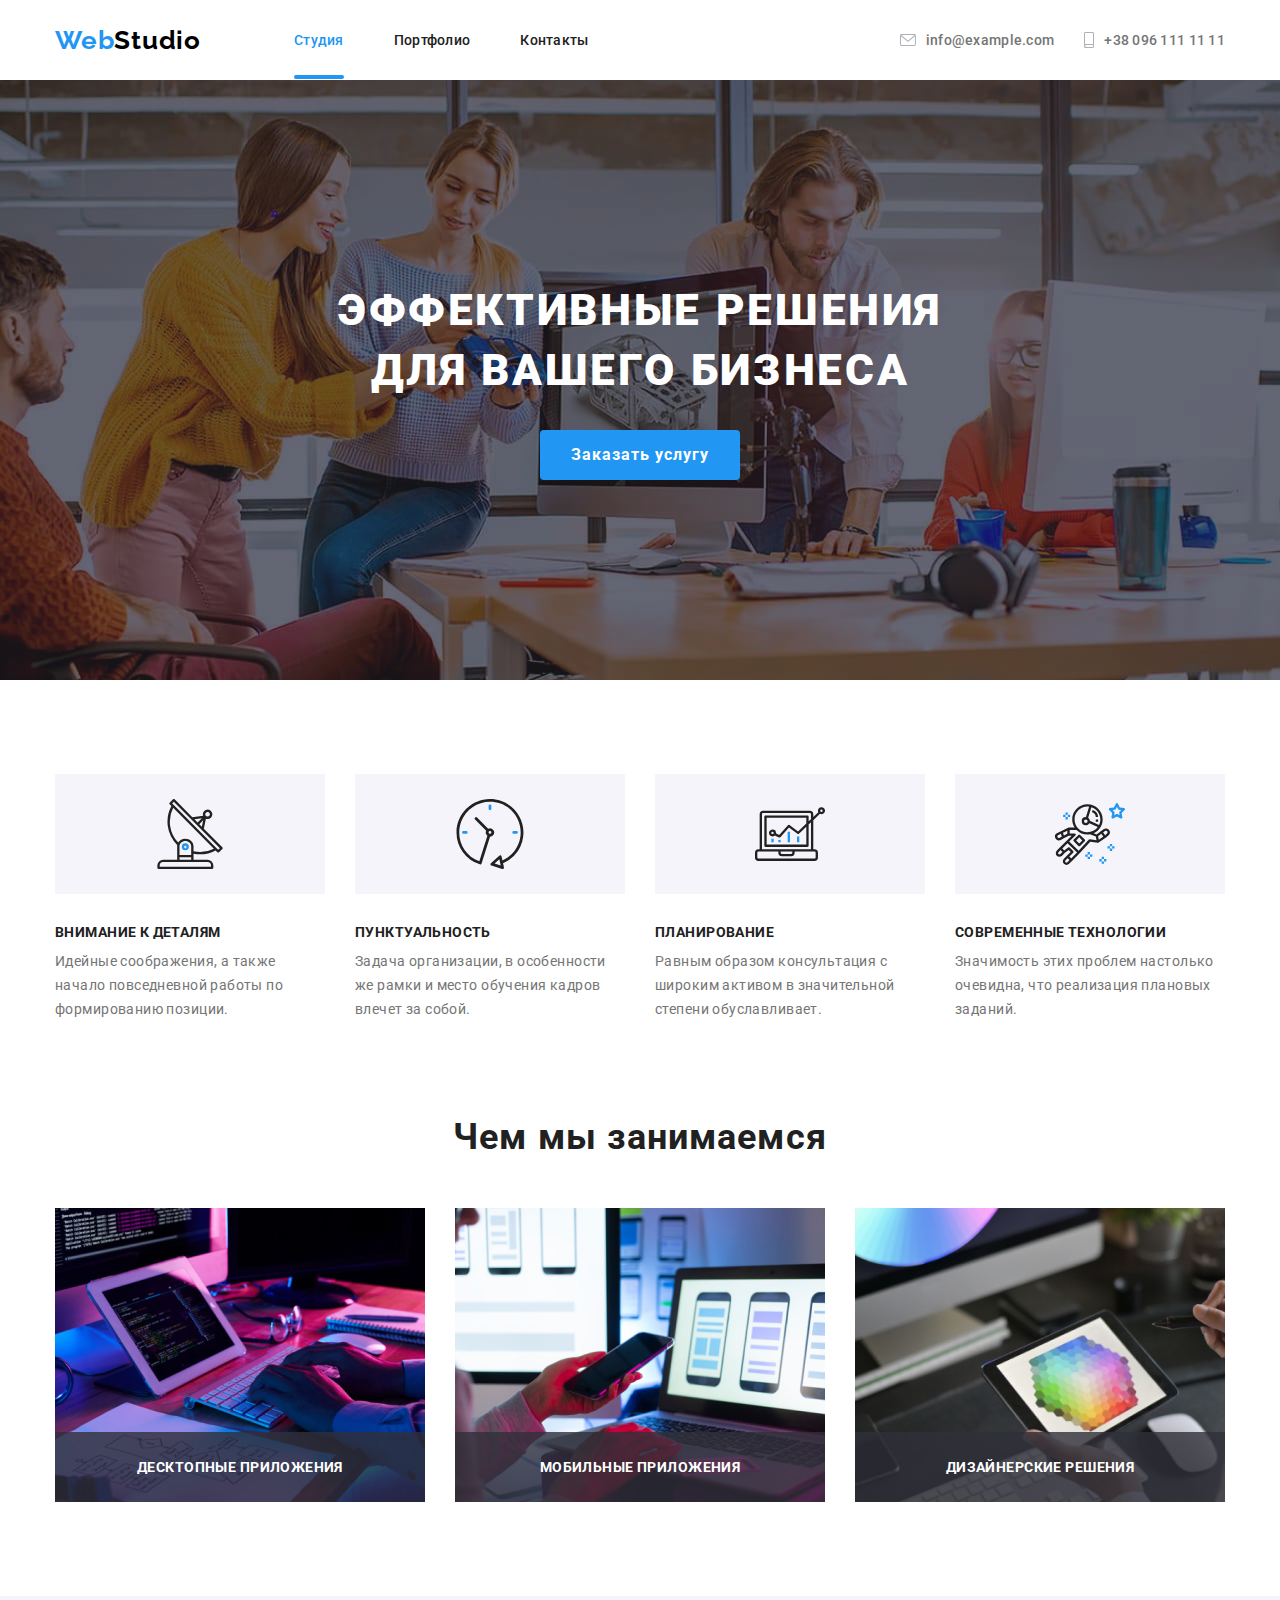
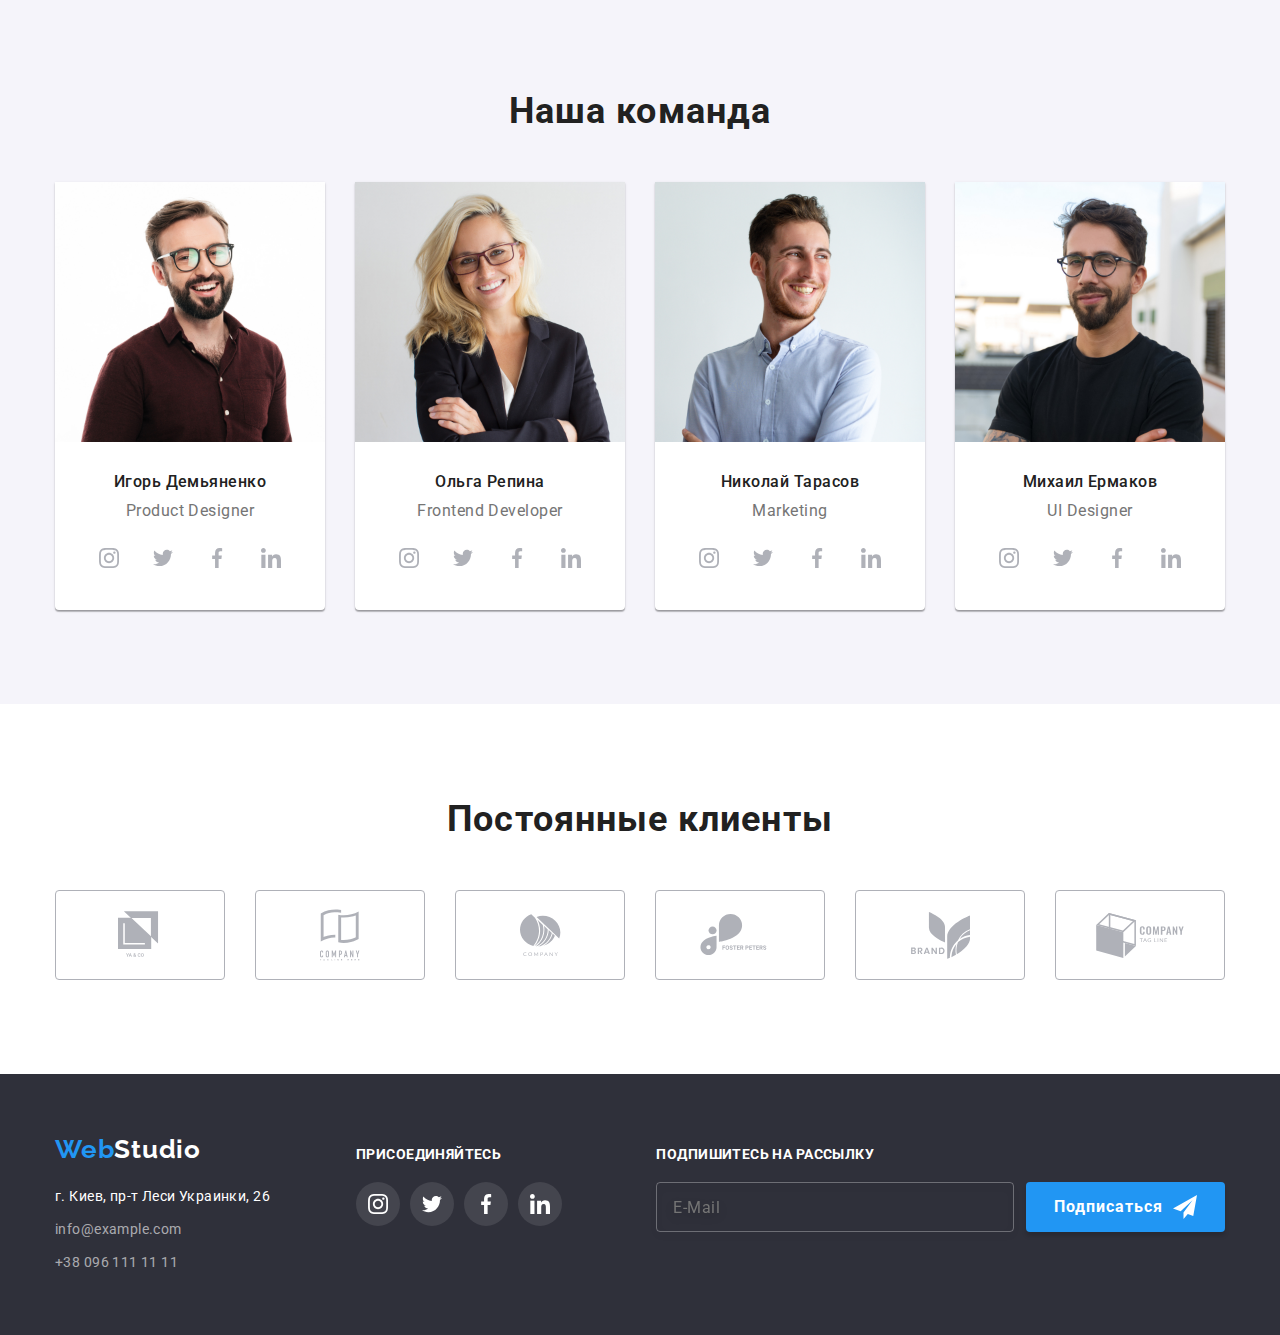
<file: index.html>
<!DOCTYPE html>
<html lang="ru">
<head>
    <meta charset="UTF-8">
    <meta name="viewport" content="width=device-width, initial-scale=1.0">
    <title>WebStudio</title>
    <link rel="stylesheet" href="https://cdnjs.cloudflare.com/ajax/libs/modern-normalize/1.0.0/modern-normalize.css">
    <link href="https://fonts.googleapis.com/css2?family=Raleway:wght@700&family=Roboto:wght@400;500;700;900&display=swap" rel="stylesheet">
    <link rel="stylesheet" href="./css/styles.css">
</head>
<body>

    <!--Header container-->
    <header class="header-container">
        <div class="container">
            <div class="header-wrapper">
                <a class="link" href="./index.html" aria-label="WebStudio">
                    <span class="web">Web<span class="header-studio">Studio</span></span>
                </a>
                 <nav class="nav-container">
                    <ul class="navigation-menu">
                        <li class="item active"><a href="./index.html" class="link active">Студия</a></li>
                        <li class="item"><a href="./portfolio.html" class="link">Портфолио</a></li>
                        <li class="item"><a href="" class="link">Контакты</a></li>
                    </ul>
                 </nav>
                 <ul class="contacts-list">
                     <li class="item">
                        <a href="info@example.com" class="link">
                            <svg width="16" height="12">
                                <use href="./img/svg/sprite.svg#icon-envelope"></use>
                            </svg>info@example.com</a>
                    </li>
                     <li class="item">
                        <a href="tel:+380961111111" class="link">
                            <svg width="10" height="16" style="background-position: center;">
                                <use href="./img/svg/sprite.svg#icon-smartphone"></use>
                            </svg>+38 096 111 11 11</a>
                    </li>
                 </ul>
            </div>
        </div>
    </header>

    <main>
        <!--section-1 container-->
            <section class="section-1">
                <div class="container">
                    <h1 class="title">Эффективные решения <br> для вашего бизнеса</h1>
                    <button class="main-button" data-modal-open>Заказать услугу</button>
                    <!--modal with backdrop-->
                    <div class="backdrop is-hidden" data-modal>
                        <div class="modal">
                            <button data-modal-close class="close-modal-button">
                                <svg width="11" height="11">
                                    <use href="./img/svg/sprite.svg#icon-close-modal"></use>
                                </svg>
                            </button>
                            <h2>Оставьте свои данные, мы вам перезвоним</h2>
                            <form action="#">
                                <div class="form-field">
                                    <label for="name">Имя</label>
                                    <input type="text" name="user-name" id="name" class="input-field">
                                    <svg width="18" height="18">
                                        <use href="./img/svg/sprite.svg#icon-person-black-18dp-1"></use>
                                    </svg>
                                </div>
                                <div class="form-field">
                                    <label for="phone">Телефон</label>
                                    <input type="tel" name="user-phone" id="phone" class="input-field">
                                    <svg width="18" height="18">
                                        <use href="./img/svg/sprite.svg#icon-phone-black-18dp-1"></use>
                                    </svg>
                                </div>
                                <div class="form-field">
                                    <label for="email">Почта</label>
                                    <input type="email" name="user-email" id="email" class="input-field">
                                    <svg width="18" height="18">
                                        <use href="./img/svg/sprite.svg#icon-email-black-18dp-1"></use>
                                    </svg>
                                </div>
                                <label for="comment">Комментарий</label>
                                <textarea name="comment" id="" cols="30" rows="10" id="comment" placeholder="Введите сообщение"></textarea>
                                <div class="checkbox-container">
                                        <input type="checkbox" class="checkbox" id="checkbox">
                                    <label for="checkbox">Соглашаюсь с рассылкой и принимаю <a href="">Условия договора</a></label>
                                </div>
                                <button type="submit" class="send-button">Отправить</button>
                            </form>
                        </div>
                    </div>
                </div>
            </section>

        <!--section-2 container-->
            <section class="section-2">
                <div class="container">
                <h2>Специфика работы</h2>
                <ul class="work-list">
                    <li class="item">
                        <h3 class="title">Внимание к деталям</h3>
                        <p class="discription">Идейные соображения, а также начало повседневной работы по формированию позиции.</p>
                    </li>
                    <li class="item">
                        <h3 class="title">Пунктуальность</h3>
                        <p class="discription">Задача организации, в особенности же рамки и место обучения кадров влечет за собой.</p>
                    </li>
                    <li class="item">
                        <h3 class="title">Планирование</h3>
                        <p class="discription">Равным образом консультация с широким активом в значительной степени обуславливает.</p>
                    </li>
                    <li class="item">
                        <h3 class="title">Современные технологии</h3>
                        <p class="discription">Значимость этих проблем настолько очевидна, что реализация плановых заданий.</p>
                    </li>
                </ul>
                </div>
            </section>  

            <!--section-3 container-->
            <section class="section-3">
                <div class="container">
                <h2>Чем мы занимаемся</h2>
                    <ul>
                        <li><img src="./img/sect-3/img-1.jpg" alt="Десктопные приложения"><h3>Десктопные приложения</h3></li>
                        <li><img src="./img/sect-3/img-2.jpg" alt="Мобильные приложения"><h3>Мобильные приложения</h3></li>
                        <li><img src="./img/sect-3/img-3.jpg" alt="Дизайнерские решения"><h3>Дизайнерские решения</h3></li>
                    </ul>
                </div>
            </section>

        <!--section-4 container-->
            <section class="section-4">
                <div class="container">
                <h2>Наша команда</h2>
                <ul class="team-list">
                    <li>
                        <img src="./img/sect-4/img-1.jpg" alt="Игорь Демьяненко (фото)" width="270">
                        <h3>Игорь Демьяненко</h3>
                        <p>Product Designer</p>
                       <ul class="social-links-icons">
                           <li><a href="">
                               <svg width="20" height="20">
                                   <use href="./img/svg/sprite.svg#icon-instagram" class="icon-link"></use>
                               </svg>
                           </a></li>
                           <li><a href="">
                            <svg width="20" height="20">
                                <use href="./img/svg/sprite.svg#icon-twitter" class="icon-link"></use>
                            </svg>
                           </a></li>
                           <li><a href="">
                            <svg width="20" height="20">
                                <use href="./img/svg/sprite.svg#icon-facebook" class="icon-link"></use>
                            </svg>
                           </a></li>
                           <li><a href="">
                            <svg width="20" height="20">
                                <use href="./img/svg/sprite.svg#icon-linkedin" class="icon-link"></use>
                            </svg>
                           </a></li>
                       </ul>
                    </li>
                    <li>
                        <img src="./img/sect-4/img-2.jpg" alt="Ольга Репина (фото)" width="270">
                        <h3>Ольга Репина</h3>
                        <p>Frontend Developer</p>
                        <ul class="social-links-icons">
                            <li><a href="">
                                <svg width="20" height="20">
                                    <use href="./img/svg/sprite.svg#icon-instagram" class="icon-link"></use>
                                </svg>
                            </a></li>
                            <li><a href="">
                             <svg width="20" height="20">
                                 <use href="./img/svg/sprite.svg#icon-twitter" class="icon-link"></use>
                             </svg>
                            </a></li>
                            <li><a href="">
                             <svg width="20" height="20">
                                 <use href="./img/svg/sprite.svg#icon-facebook" class="icon-link"></use>
                             </svg>
                            </a></li>
                            <li><a href="">
                             <svg width="20" height="20">
                                 <use href="./img/svg/sprite.svg#icon-linkedin" class="icon-link"></use>
                             </svg>
                            </a></li>
                        </ul>
                    </li>
                    <li>
                        <img src="./img/sect-4/img-3.jpg" alt="Николай Тарасов (фото)" width="270">
                        <h3>Николай Тарасов</h3>
                        <p>Marketing</p>
                        <ul class="social-links-icons">
                            <li><a href="">
                                <svg width="20" height="20">
                                    <use href="./img/svg/sprite.svg#icon-instagram" class="icon-link"></use>
                                </svg>
                            </a></li>
                            <li><a href="">
                             <svg width="20" height="20">
                                 <use href="./img/svg/sprite.svg#icon-twitter" class="icon-link"></use>
                             </svg>
                            </a></li>
                            <li><a href="">
                             <svg width="20" height="20">
                                 <use href="./img/svg/sprite.svg#icon-facebook" class="icon-link"></use>
                             </svg>
                            </a></li>
                            <li><a href="">
                             <svg width="20" height="20">
                                 <use href="./img/svg/sprite.svg#icon-linkedin" class="icon-link"></use>
                             </svg>
                            </a></li>
                        </ul>
                    </li>
                    <li>
                        <img src="./img/sect-4/img-4.jpg" alt="Михаил Ермаков (фото)" width="270">
                        <h3>Михаил Ермаков</h3>
                        <p>UI Designer</p>
                        <ul class="social-links-icons">
                            <li><a href="">
                                <svg width="20" height="20">
                                    <use href="./img/svg/sprite.svg#icon-instagram" class="icon-link"></use>
                                </svg>
                            </a></li>
                            <li><a href="">
                             <svg width="20" height="20">
                                 <use href="./img/svg/sprite.svg#icon-twitter" class="icon-link"></use>
                             </svg>
                            </a></li>
                            <li><a href="">
                             <svg width="20" height="20">
                                 <use href="./img/svg/sprite.svg#icon-facebook" class="icon-link"></use>
                             </svg>
                            </a></li>
                            <li><a href="">
                             <svg width="20" height="20">
                                 <use href="./img/svg/sprite.svg#icon-linkedin" class="icon-link"></use>
                             </svg>
                            </a></li>
                        </ul>
                    </li>
                </ul>
                </div>
            </section>

            <!--section-5 container-->
            <section class="section-5">
                <div class="container">
                <h2>Постоянные клиенты</h2>
                <ul>
                    <li><a href="#">
                        <svg width="44.27" height="49.23">
                            <use href="./img/svg/sprite.svg#icon-logo-1"></use>
                        </svg>
                        </a></li>
                    <li><a href="#">
                        <svg width="40" height="52">
                            <use href="./img/svg/sprite.svg#icon-logo-2"></use>
                        </svg>
                        </a></li>
                    <li><a href="#">
                        <svg width="41" height="42.6">
                            <use href="./img/svg/sprite.svg#icon-logo-3"></use>
                        </svg>
                        </a></li>
                    <li><a href="#">
                        <svg width="79.66" height="42.02">
                            <use href="./img/svg/sprite.svg#icon-logo-4"></use>
                        </svg>
                        </a></li>
                    <li><a href="#">
                        <svg width="59" height="47">
                            <use href="./img/svg/sprite.svg#icon-logo-5"></use>
                        </svg>
                        </a></li>
                    <li><a href="#">
                        <svg width="88.48" height="45.44">
                            <use href="./img/svg/sprite.svg#icon-logo-6"></use>
                        </svg>
                        </a></li>
                </ul>
                </div>
            </section>
        </main>
        
            <!--footer container-->
    <footer>
        <div class="container">
            <div class="footer-wrapper">
                <div class="contacts-container">
                <a class="webstudio-link" href="./index.html" aria-label="WebStudio">
                  <span class="web">Web<span class="footer-studio">Studio</span></span>
                </a>
                <address>
                    <span class="address">г. Киев, пр-т Леси Украинки, 26</span>
                    <ul>
                        <li><a href="info@example.com">info@example.com</a></li>
                        <li><a href="tel:+380961111111">+38 096 111 11 11</a></li>
                    </ul>
                </address>
                </div>
                <div class="follow-us-container">
                    <p>Присоединяйтесь</p>
                        <ul class="footer-social-links">
                            <li><a href="">
                                <svg width="20" height="20">
                                    <use href="./img/svg/sprite.svg#icon-instagram-footer"></use>
                                </svg>
                              </a></li>
                            <li><a href="">
                                <svg width="20" height="20">
                                    <use href="./img/svg/sprite.svg#icon-twitter-footer"></use>
                                </svg>
                              </a></li>
                            <li><a href="">
                                <svg width="20" height="20">
                                    <use href="./img/svg/sprite.svg#icon-facebook-footer"></use>
                                </svg>
                              </a></li>
                            <li><a href="">
                                <svg width="20" height="20">
                                    <use href="./img/svg/sprite.svg#icon-linkedin-footer"></use>
                                </svg>
                              </a></li>
                        </ul>
                </div>
                <div class="subscribe-container">
                    <p>Подпишитесь на рассылку</p>
                    <form action="#">
                        <input type="email" name="user-email" placeholder="E-Mail">
                        <button type="submit">Подписаться
                                <svg width="24" height="24">
                                <use href="./img/svg/sprite.svg#icon-send"></use></svg>
                        </button>
                    </form>
                </div>
            </div>
        </div>
    </footer>
    <script src="./js/modal.js"></script>
</body>
</html>
</file>
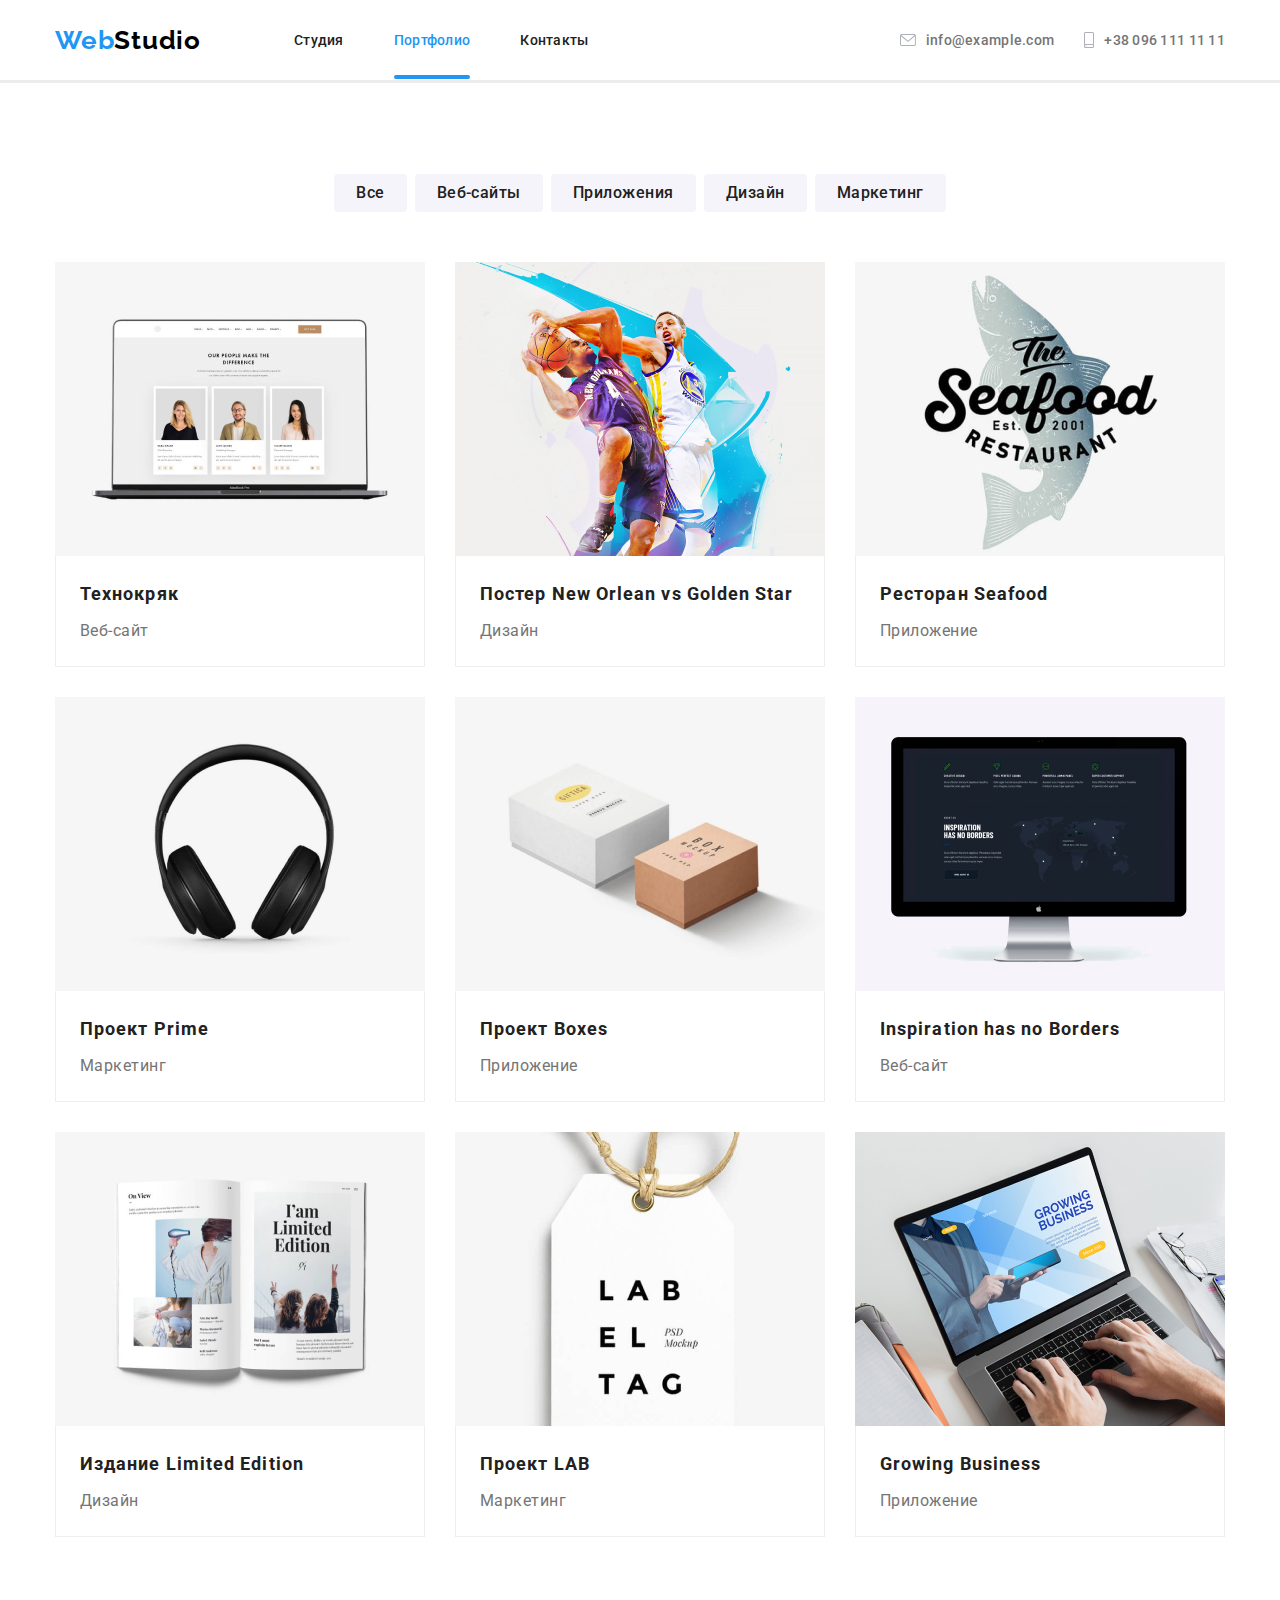
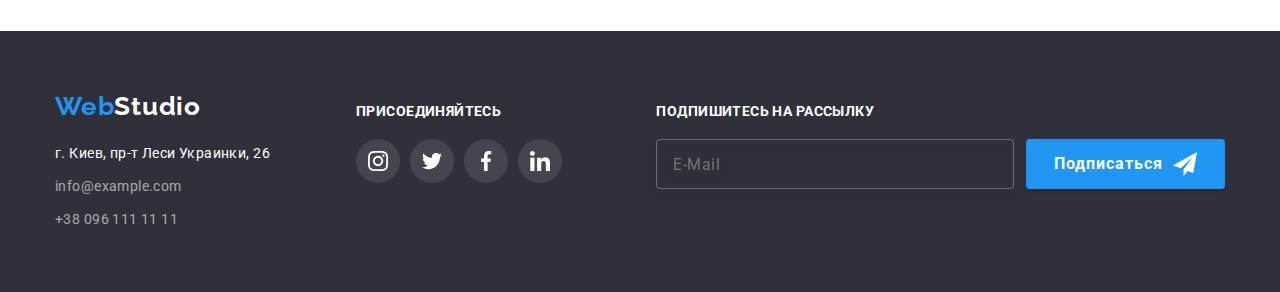
<file: portfolio.html>
<!DOCTYPE html>
<html lang="ru">
<head>
    <meta charset="UTF-8">
    <meta name="viewport" content="width=device-width, initial-scale=1.0">
    <title>WebStudio</title>
    <link rel="stylesheet" href="https://cdnjs.cloudflare.com/ajax/libs/modern-normalize/1.0.0/modern-normalize.css">
    <link href="https://fonts.googleapis.com/css2?family=Raleway:wght@700&family=Roboto:wght@400;500;700;900&display=swap" rel="stylesheet">
    <link rel="stylesheet" href="./css/styles.css">
</head>
<body>

    <!--Header container-->
    <header class="header-container portfolio">
        <div class="container">
            <div class="header-wrapper">
                <a class="link" href="./index.html" aria-label="WebStudio">
                    <span class="web">Web<span class="header-studio">Studio</span></span>
                </a>
                 <nav class="nav-container">
                    <ul class="navigation-menu">
                        <li class="item"><a href="./index.html" class="link">Студия</a></li>
                        <li class="item active"><a href="./portfolio.html" class="link active">Портфолио</a></li>
                        <li class="item"><a href="" class="link">Контакты</a></li>
                    </ul>
                 </nav>
                 <ul class="contacts-list">
                     <li class="item">
                        <a href="info@example.com" class="link">
                            <svg width="16" height="12">
                                <use href="./img/svg/sprite.svg#icon-envelope"></use>
                            </svg>info@example.com</a>
                    </li>
                     <li class="item">
                        <a href="tel:+380961111111" class="link">
                            <svg width="10" height="16" style="background-position: center;">
                                <use href="./img/svg/sprite.svg#icon-smartphone"></use>
                            </svg>+38 096 111 11 11</a>
                    </li>
                 </ul>
            </div>
        </div>
    </header>
        
            <main>
    <!--Portfolio container-->
      <section class="our-works-section">
        <div class="container">
          <h1 class="title">Наши работы</h1>
          <ul class="category-choice">
              <li class="item"><button type="button" class="portfolio-button">Все</button></li>
              <li class="item"><button type="button" class="portfolio-button">Веб-сайты</button></li>
              <li class="item"><button type="button" class="portfolio-button">Приложения</button></li>
              <li class="item"><button type="button" class="portfolio-button">Дизайн</button></li>
              <li class="item"><button type="button" class="portfolio-button">Маркетинг</button></li>
          </ul>
        <ul class="projects-list">
            <li class="item">
                <a href="">
                <div class="pop-up-container">
                <img src="./img/portfolio/img-1.jpg" alt="Технокряк">
                <p>Технокряк это современная площадка распространения коронавируса. Компании используют эту платформу для цифрового шпионажа и атак на защищённые сервера конкурентов.</p>
                </div>
                <div class="card-content">
                <h2 class="project-title">Технокряк</h2>
                <p>Веб-сайт</p></div></a>
            </li>
            <li class="item">
                <a href="">
                <img src="./img/portfolio/img-2.jpg" alt="Постер New Orlean vs Golden Star">
                <div class="card-content">
                <h2 class="project-title">Постер New Orlean vs Golden Star</h2>
                <p>Дизайн</p></div></a>
            </li>
            <li class="item">
                <a href="">
                <img src="./img/portfolio/img-3.jpg" alt="Ресторан Seafood">
                <div class="card-content">
                <h2 class="project-title">Ресторан Seafood</h2>
                <p>Приложение</p></div></a>
            </li>
            <li class="item">
                <a href="">
                <img src="./img/portfolio/img-4.jpg" alt="Проект Prime">
                <div class="card-content">
                <h2 class="project-title">Проект Prime</h2>
                <p>Маркетинг</p></div></a>
            </li>
            <li class="item">
                <a href="">
                <img src="./img/portfolio/img-5.jpg" alt="Проект Boxes">
                <div class="card-content">
                <h2 class="project-title">Проект Boxes</h2>
                <p>Приложение</p></div></a>
            </li>
            <li class="item">
                <a href="">
                <img src="./img/portfolio/img-6.jpg" alt="Inspiration has no Borders">
                <div class="card-content">
                <h2 class="project-title">Inspiration has no Borders</h2>
                <p>Веб-сайт</p></div></a>
            </li>
            <li class="item">
                <a href="">
                <img src="./img/portfolio/img-7.jpg" alt="Издание Limited Edition">
                <div class="card-content">
                <h2 class="project-title">Издание Limited Edition</h2>
                <p>Дизайн</p></div></a>
            </li>
            <li class="item">
                <a href="">
                <img src="./img/portfolio/img-8.jpg" alt="Проект LAB">
                <div class="card-content">
                <h2 class="project-title">Проект LAB</h2>
                <p>Маркетинг</p></div></a>
            </li>
            <li class="item">
                <a href="">
                <img src="./img/portfolio/img-9.jpg" alt="Growing Business">
                <div class="card-content">
                <h2 class="project-title">Growing Business</h2>
                <p>Приложение</p></div></a>
            </li>
         </ul>
        </div>
      </section>
    </main>

             <!--footer container-->
    <footer>
        <div class="container">
            <div class="footer-wrapper">
                <div class="contacts-container">
                <a class="webstudio-link" href="./index.html" aria-label="WebStudio">
                  <span class="web">Web<span class="footer-studio">Studio</span></span>
                </a>
                <address>
                    <span class="address">г. Киев, пр-т Леси Украинки, 26</span>
                    <ul>
                        <li><a href="info@example.com">info@example.com</a></li>
                        <li><a href="tel:+380961111111">+38 096 111 11 11</a></li>
                    </ul>
                </address>
                </div>
                <div class="follow-us-container">
                    <p>Присоединяйтесь</p>
                        <ul class="footer-social-links">
                            <li><a href="">
                                <svg width="20" height="20">
                                    <use href="./img/svg/sprite.svg#icon-instagram-footer"></use>
                                </svg>
                              </a></li>
                            <li><a href="">
                                <svg width="20" height="20">
                                    <use href="./img/svg/sprite.svg#icon-twitter-footer"></use>
                                </svg>
                              </a></li>
                            <li><a href="">
                                <svg width="20" height="20">
                                    <use href="./img/svg/sprite.svg#icon-facebook-footer"></use>
                                </svg>
                              </a></li>
                            <li><a href="">
                                <svg width="20" height="20">
                                    <use href="./img/svg/sprite.svg#icon-linkedin-footer"></use>
                                </svg>
                              </a></li>
                        </ul>
                </div>
                <div class="subscribe-container">
                    <p>Подпишитесь на рассылку</p>
                    <form action="#">
                        <input type="email" name="user-email" placeholder="E-Mail">
                        <button data-modal-open>Подписаться<svg width="24" height="24">
                                <use href="./img/svg/sprite.svg#icon-send"></use></svg>
                        </button>
                    </form>
                </div>
            </div>
        </div>
    </footer>
        </body>
        </html>
</file>
<file: css/styles.css>
:root {
    --primary-text-color: #212121;
    --title-text-color: #FFFFFF;
    --secondary-text-color: #757575;
    --accent-color: #2196F3;
    --background-color: #F5F4FA;
    --contrast-color: #2F303A;
    --icon-color: #afb1b8;
}
*,
*::before,
*::after {
    margin: 0;
    padding: 0;
}
body {
    background: var(--title-text-color);
    font-family: 'Roboto', sans-serif;
    font-style: normal;
}
a {
    text-decoration: none;
    cursor: pointer;
}
button {
    cursor: pointer;
}
ul {
    list-style: none;
}
.container {
    margin: 0 auto;
    padding: 0 15px;
    width: 1200px;
    display: block;
}
.header-container,
.header-container.portfolio {
    margin: 0 auto;
    background-color: var(--title-text-color);
}
.header-container.portfolio {
    outline: solid #ECECEC;
}
.header-wrapper {
    display: flex;
    justify-content: space-between;
    align-items: center;
}
.web {
    font-family: 'Raleway';
    font-weight: 700;
    font-size: 26px;
    line-height: 1.192;
    letter-spacing: 0.03em;
    color: var(--accent-color);
}
.web .header-studio {
    color: black;
}
.web .footer-studio {
    color: white;
}
.nav-container {
    margin-left: 93px;
}
.navigation-menu {
    display: flex;
    align-items: center;
    box-sizing: border-box;
}
.navigation-menu .link {
    padding: 31px 0;
    font-weight: 500;
    font-size: 14px;
    line-height: 1.143;
    letter-spacing: 0.02em;
    color: var(--primary-text-color);
    transition: 250ms cubic-bezier(0.4, 0, 0.2, 1);
}
.navigation-menu .link.active::after {
    content: "";
    position: absolute;
    display: block;
    width: 100%;
    height: 4px;
    left: 0;
    bottom: 0;
    background-color: var(--accent-color);
    border-radius: 2px;
}
.navigation-menu .link.active {
    color: var(--accent-color);
    position: relative;
}
.navigation-menu .item {
    display: block;
    box-sizing: border-box;
    padding: 31px 0;
    margin-right: 50px;
}
.navigation-menu .item:last-child {
    margin: 0;
}
.navigation-menu .link:hover,
.navigation-menu .link:focus {
    color: var(--accent-color);
    cursor: pointer;
}
.contacts-list {
    display: flex;
    align-items: center;
    margin-left: auto;
}
.contacts-list div {
    display: inline;
}
.contacts-list svg {
    fill:  var(--icon-color);
    margin-right: 10px;
    background-position: center;
    transition: 250ms cubic-bezier(0.4, 0, 0.2, 1);
}
.contacts-list a:hover svg,
.contacts-list a:focus svg {
    fill: var(--accent-color); 
}
.contacts-list .item:last-child {
    margin-left: 30px;
}
.contacts-list .link {
    display: flex;
    align-items: center;
    font-weight: 500;
    font-size: 14px;
    line-height: 1.143;
    letter-spacing: 0.02em;
    color: var(--secondary-text-color);
    list-style: none;
    transition: 250ms cubic-bezier(0.4, 0, 0.2, 1);
}
.contacts-list .link:hover,
.contacts-list .link:focus {
    color: var(--accent-color);
}
.section-1 {
    align-items: center;
    padding: 200px 0 200px 0;
    background-size: cover;
    background-position: center;
    background-color: var(--contrast-color);
    background-image: linear-gradient(
        to right,
        rgba(47, 48, 58, 0.4), 
        rgba(47, 48, 58, 0.4)
    ), url(../img/section-hero/overlay-optimized.jpg);
}
.title {
    font-weight: 900;
    font-size: 44px;
    line-height: 1.364;
    text-align: center;
    letter-spacing: 0.06em;
    text-transform: uppercase;
    color: var(--title-text-color);
}
.section-1 .main-button {
    display: block;
    width: 200px;
    height: 50px;
    border-radius: 4px;
    border: none;
    margin: 30px auto 0 auto;
    background-color: var(--accent-color);
    font-weight: 700;
    font-size: 16px;
    line-height: 1.875;
    letter-spacing: 0.06em;
    color: var(--title-text-color);
}
.section-2,
.section-5  {
    padding: 94px 0;
    margin: 0 auto;
    background-color: var(--title-text-color);
}
.section-2 h2 {
    display: none;
}
.section-2 ul,
.section-3 ul {
    display: flex;
    justify-content: space-between;
}
.work-list li {
    width: 270px;
}
.work-list li::before {
    content: "";
    display: block;
    width: 270px;
    height: 120px;
    background-position: center;
    background-repeat: no-repeat;
    background-color: #F5F4FA;
}
.work-list .item:first-child::before {
    background-image: url(../img/svg/group.svg);
}
.work-list .item:nth-child(2)::before {
    background-image: url(../img/svg/clock.svg);
}
.work-list .item:nth-child(3)::before {
    background-image: url(../img/svg/diagram.svg);
}
.work-list .item:nth-child(4)::before {
    background-image: url(../img/svg/astronaut.svg);
}
.work-list h3 {
    font-weight: 700;
    font-size: 14px;
    line-height: 1.143;
    letter-spacing: 0.03em;
    text-align: left;
    text-transform: uppercase;
    color: var(--primary-text-color);
    margin-bottom: 10px;
    margin-top: 30px;
}
.work-list .discription {
    font-weight: 400;
    font-size: 14px;
    line-height: 1.714;
    letter-spacing: 0.03em;
    color: var(--secondary-text-color);
}
.section-3 {
    padding: 0 0 94px 0;
    margin: 0 auto;
    background-color: var(--title-text-color);
}
.section-3 ul li {
    position: relative;
    display: flex;
    justify-content: center;
}
.section-3 h2,
.section-4 h2,
.section-5 h2 {
    margin-bottom: 50px;
    font-weight: 700;
    font-size: 36px;
    line-height: 1.167;
    text-align: center;
    letter-spacing: 0.03em;
    color: var(--primary-text-color);
}
.section-3 h3 {
    position: absolute;
    display: flex;
    justify-content: center;
    width: 370px;
    bottom: 0;
    padding: 27px 0;
    font-style: normal;
    font-weight: bold;
    font-size: 14px;
    line-height: 1.143;
    text-align: center;
    letter-spacing: 0.03em;
    white-space: nowrap;
    text-transform: uppercase;
    color: var(--title-text-color);
    background-color: rgba(47, 48, 58, 0.8);
}
.backdrop {
    position: fixed;
    top: 0;
    left: 0;
    width: 100%;
    height: 100%;
    z-index: 3;
    background-color: rgba(0, 0, 0, 0.2);
    opacity: 1;
    transition: 600ms cubic-bezier(0.4, 0, 0.2, 1) 200ms;
}
.backdrop.is-hidden {
    opacity: 0;
    pointer-events: none;
    transform: scale(0.1);
}
.modal {
    position: absolute;
    width: 528px;
    height: 581px;
    padding: 40px;
    top: 50%;
    left: 50%;
    transform: translate(-50%, -50%);
    border-radius: 4px;
    background-color: var(--title-text-color);
    filter: drop-shadow(0px 4px 4px rgba(0, 0, 0, 0.25));
}
.modal .close-modal-button {
    position: absolute;
    display: block;
    width: 30px;
    height: 30px;
    top: 8px;
    right: 8px;
    border-radius: 50%;
    background: #FFFFFF;
    border: 1px solid rgba(0, 0, 0, 0.1);
}
.modal .close-modal-button svg {
    fill: black;
}
.modal .close-modal-button:hover svg,
.modal .close-modal-button:focus svg {
    fill: var(--accent-color);
}
.modal h2 {
    margin-bottom: 12px;
    font-style: normal;
    font-weight: 700;
    font-size: 20px;
    line-height: 1,15;
    text-align: center;
    letter-spacing: 0.03em;
    color: var(--primary-text-color);
}
.modal .form-field label,
.modal form > label {
    display: block;
    margin-bottom: 4px;
    font-style: normal;
    font-weight: 400;
    font-size: 12px;
    line-height: 1,167;
    letter-spacing: 0.01em;
    color: var(--secondary-text-color);
}
.modal .form-field .input-field {
    display: block;
    width: 100%;
    height: 40px;
    padding: 12px 42px ;
    border: 1px solid rgba(33, 33, 33, 0.2);
    box-sizing: border-box;
    border-radius: 4px;
}
.modal textarea {
    display: block;
    width: 100%;
    height: 120px;
    margin-bottom: 20px;
    padding: 12px 16px;
    resize: none;
    border: 1px solid rgba(33, 33, 33, 0.2);
    box-sizing: border-box;
    border-radius: 4px;
}
.modal textarea::placeholder {
    font-style: normal;
    font-weight: 400;
    font-size: 14px;
    line-height: 1,143;
    letter-spacing: 0.01em;
    color: rgba(117, 117, 117, 0.5);
}
.modal .form-field svg {
    position: absolute;
    top: 50%;
    left: 12px;
}
.modal .form-field {
    position: relative;
    margin-bottom: 10px;
}
.modal .form-field .input-field:focus {
    outline: none;
    border-color: var(--accent-color);
}
.modal textarea:focus {
    outline: none;
    border-color: var(--accent-color);
}
.modal .form-field .input-field:focus + svg {
    fill: var(--accent-color);
}
.modal .checkbox-container label {
    font-style: normal;
    font-weight: 400;
    font-size: 14px;
    line-height: 1,714;
    letter-spacing: 0.03em;
    color: var(--secondary-text-color);
} 
.modal .checkbox-container {
    position: relative;
    display: flex;
    justify-content: center;
}
.modal .checkbox-container .checkbox {
    appearance: none; 
    width: 16px;
    height: 15px;
    box-sizing: border-box;
    border: 2px solid black;
    border-radius: 3px;
    background-image: url(../img/svg/check.svg);
    background-position: center;
    background-repeat: no-repeat;   
}
.modal .checkbox-container .checkbox:checked {
    outline: none;
    background-color: var(--accent-color);
    border: 2px solid var(--accent-color);
}
.modal .checkbox-container label {
    display: inline-block;
    margin-left: 8.38px;
}
.modal .checkbox-container label a {
    text-decoration-line: underline;
    color: var(--accent-color)
}
.modal .checkbox-container .svg-checkbox-container {
    position: relative;
    display: flex;
}
.modal .send-button {
    display: flex;
    width: 200px;
    height: 50px;
    margin: 30px auto 40px auto;
    background: var(--accent-color);
    box-shadow: 0px 4px 4px rgba(0, 0, 0, 0.15);
    border-radius: 4px;
    border: none;
    font-style: normal;
    font-weight: bold;
    font-size: 16px;
    line-height: 30px;
    justify-content: center;
    align-items: center;
    text-align: center;
    letter-spacing: 0.06em;
    color: #FFFFFF;
    }
.section-4 {
    padding: 94px 0;
    margin: 0 auto;
    background-color: #F5F4FA;
}
.section-4 ul li {
    width: 270px;
    padding: 0 0 30px 0;
    background-color: var(--title-text-color);
}
.section-4 img {
    display: block;
}
.section-4 li h3 {
    font-weight: 500;
    font-size: 16px;
    line-height: 1.188;
    text-align: center;
    letter-spacing: 0.03em;
    color: var(--primary-text-color);
    margin: 30px auto 10px auto;
}
.section-4 li p {
    display: block;
    flex-wrap: wrap;
    font-weight: 400;
    font-size: 16px;
    line-height: 1.188;
    text-align: center;
    letter-spacing: 0.03em;
    margin-top: 0 auto;
    color: var(--secondary-text-color);
    margin: 0 auto;
}
.section-4 .team-list {
    display: flex;
    justify-content: space-between;
}
.section-4 .team-list > li {
    box-shadow: 
    0px 1px 3px rgba(0, 0, 0, 0.12), 
    0px 1px 1px rgba(0, 0, 0, 0.14), 
    0px 2px 1px rgba(0, 0, 0, 0.2);
    border-radius: 0px 0px 4px 4px;
}
.section-4 .social-links-icons {
    display: flex;
    background-position: center;
    margin: 16px auto 0 auto;
    justify-content: center;    
}
.section-4 .social-links-icons li {
    width: 44px;
    height: 44px;
    border-radius: 50%;
    margin-right: 10px;
    transition: 250ms cubic-bezier(0.4, 0, 0.2, 1);
}
.section-4 .social-links-icons li a {
    display: flex;
    align-items: center;
    justify-content: center;
    width: 44px;
    height: 44px;
    transition: 250ms cubic-bezier(0.4, 0, 0.2, 1);
}
.section-4 svg {
    fill: var(--icon-color);
    transition: 250ms cubic-bezier(0.4, 0, 0.2, 1);
}
.section-4 .social-links-icons li:nth-child(4) {
    margin-right: 0;
}
.section-4 .social-links-icons li:hover {
    background-color: var(--accent-color);
}
.section-4 .social-links-icons a:hover svg {
    fill: var(--title-text-color);
}
.section-4 .social-links-icons a:focus svg {
    fill: var(--title-text-color);
}
.section-4 .social-links-icons a:focus {
    background-color: var(--accent-color);
    border-radius: 50%;
}

.section-5 ul {
    display: flex;
}
.section-5 ul li {
    margin-right: 30px;
}
.section-5 ul li:last-child {
    margin-right: 0;
}
.section-5 a {
    display: flex;
    align-items: center;
    justify-content: center;
    width: 170px;
    height: 90px;
    border: 1px solid #AFB1B8;
    border-radius: 4px;
    transition: 250ms cubic-bezier(0.4, 0, 0.2, 1);
}
.section-5 svg {
    fill: var(--icon-color);
    transition: 250ms cubic-bezier(0.4, 0, 0.2, 1);
}
.section-5 a:hover svg {
    fill: var(--accent-color);
}
.section-5 a:hover {
    border: 1px solid var(--accent-color);
    border-radius: 4px;
}
.section-5 a:focus svg {
    fill: var(--accent-color);
}
.section-5 li a:focus {
    border: 1px solid var(--accent-color);
}
footer {
    padding: 60px 0;
    background-color: var(--contrast-color);
}
footer .webstudio-link {
    width: 145px;
    display: block;
    margin-bottom: 20px;
}
.footer-wrapper {
    display: flex;
}
address span {
    display: block;
    margin-bottom: 9px;
    font-weight: 400;
    font-size: 14px;
    line-height: 1.714;
    letter-spacing: 0.03em;
    color: var(--title-text-color);
}
address {
    width: 231px;
    display: block;
    font-style: normal;
    flex-wrap: wrap-reverse;
}
address li a {
    font-weight: 400;
    font-size: 14px;
    line-height: 1.714;
    letter-spacing: 0.03em;
    color: rgba(255, 255, 255, 0.6);
}
address li {
    display: block;
    margin-bottom: 9px;
}
address li:last-child {
    margin-bottom: 0;
}
.follow-us-container {
    display: block;
    margin-left: 70px;
    padding-top: 12px;
}
.follow-us-container p,
.subscribe-container p {
    margin-bottom: 20px;
    font-style: normal;
    font-weight: bold;
    font-size: 14px;
    line-height: 1.143;
    letter-spacing: 0.03em;
    text-transform: uppercase;
    color: var(--title-text-color);
}
.footer-social-links {
    display: flex;
}
.footer-social-links li {
    margin-left: 10px;
}
.footer-social-links li a {
    display: flex;
    justify-content: center;
    align-items: center;
    width: 44px;
    height: 44px;
    fill: var(--title-text-color);
    background-color: rgba(255, 255, 255, 0.1);
    border-radius: 50%;
    transition: 250ms cubic-bezier(0.4, 0, 0.2, 1);
}
.footer-social-links li:first-child {
    margin-left: 0;
}
.footer-social-links a:hover {
    background-color: var(--accent-color);
}
.footer-social-links a:focus {
    background-color: var(--accent-color);
    border-radius: 50%;
}
.subscribe-container {
    display: block;
    padding-top: 12px;
    margin-left: auto;
}
.subscribe-container form {
    display: flex;
    height: 50px;
}
.subscribe-container form input {
    display: block;
    width: 358px;
    height: 50px;
    margin-right: 12px;
    padding: 15px 16px;
    background-color: transparent;
    border: 1px solid rgba(255, 255, 255, 0.3);
    box-sizing: border-box;
    filter: drop-shadow(0px 4px 4px rgba(0, 0, 0, 0.15));
    border-radius: 4px;
    font-style: normal;
    font-weight: 400;
    font-size: 16px;
    line-height: 1.25;
    letter-spacing: 0.03em;
    color: rgba(255, 255, 255, 0.6);
}
.subscribe-container form button {
    display: flex;
    align-items: center;
    justify-content: center;
    text-align: center;
    padding: 10px 28px;
    font-style: normal;
    font-weight: 700;
    font-size: 16px;
    line-height: 1.875;
    letter-spacing: 0.06em;
    color: var(--title-text-color);
    background: var(--accent-color);
    box-shadow: 0px 4px 4px rgba(0, 0, 0, 0.15);
    border-radius: 4px;
    border: none;
}
.subscribe-container form button svg {
    margin-left: 10px;
    fill: var(--title-text-color);
}
/* portfolio html */
.our-works-section {
    margin: 0 auto;
    padding: 94px 0;
    background-color: var(--title-text-color);
}
.our-works-section .title {
    display: none;
}
.category-choice {
    display: flex;
    justify-content: center;
    margin-bottom: 50px;
}
.category-choice .item + .item {
    margin-left: 8px;
}
.portfolio-button {
    font-weight: 500;
    font-size: 16px;
    line-height: 1.625;
    letter-spacing: 0.03em;
    background-color: var(--background-color);
    color: var(--primary-text-color);
    padding: 6px 22px;
    border: none;
    border-radius: 4px;
    transition: 250ms cubic-bezier(0.4, 0, 0.2, 1);
}
.portfolio-button:hover,
.portfolio-button:focus {
    color: var(--title-text-color);
    background-color: var(--accent-color);
    box-shadow: 0px 3px 1px rgba(0, 0, 0, 0.1), 
                0px 1px 2px rgba(0, 0, 0, 0.08), 
                0px 2px 2px rgba(0, 0, 0, 0.12);
    border-radius: 4px;
}
.projects-list {
    display: flex;
    flex-wrap: wrap;
}
.projects-list .item {
    width: 370px;
    margin-right: 30px;
    margin-bottom: 30px;
    transition: 250ms cubic-bezier(0.4, 0, 0.2, 1);
}
.projects-list .item a {
    position: relative;
    display: block;
}
.projects-list img {    
    display: block;
}
.pop-up-container {
    display: flex;
    position: relative;
    align-items: center;
    justify-content: center;
    overflow: hidden;
}
.pop-up-container p {
    position: absolute;
    display: flex;
    align-items: center;
    width: 370px;
    height: 294px;
    padding: 0 24px;
    top: 100%;
    font-style: normal;
    font-weight: normal;
    font-size: 18px;
    line-height: 1,556;
    letter-spacing: 0.03em;
    color: #FFFFFF;
    background: rgba(33, 150, 243, 0.9);
    transition: 250ms cubic-bezier(0.4, 0, 0.2, 1);
}
.projects-list .item:nth-child(1):hover .pop-up-container p,
.projects-list .item:nth-child(1):focus .pop-up-container p {
    transform: translate(0, -100%);
    transition-duration: 250ms;
    transition-timing-function: cubic-bezier(0.4, 0, 0.2, 1);
    opacity: 100%;
}
.projects-list .item:nth-child(3),
.projects-list .item:nth-child(6),
.projects-list .item:nth-child(9) {
    margin-right: 0;
}
.projects-list .item:nth-child(n+7) {
    margin-bottom: 0;
}
.projects-list .item:hover,
.projects-list .item a:focus {
    box-shadow: 0px 1px 1px rgba(0, 0, 0, 0.12), 
                0px 4px 4px rgba(0, 0, 0, 0.06), 
                1px 4px 6px rgba(0, 0, 0, 0.16);
}
.card-content .project-title {
    font-weight: 700;
    font-size: 18px;
    line-height: 2.0;
    letter-spacing: 0.06em;
    color: var(--primary-text-color);
    margin-bottom: 4px;
}
.card-content p {
    font-weight: 400;
    font-size: 16px;
    line-height: 1.875;
    letter-spacing: 0.03em;
    color: var(--secondary-text-color);
}
.card-content {
    box-sizing: border-box;
    z-index: 10;
    padding: 20px 24px;
    border-left: 1px solid #EEEEEE;
    border-right: 1px solid #EEEEEE;
    border-bottom: 1px solid #EEEEEE;
}
</file>
